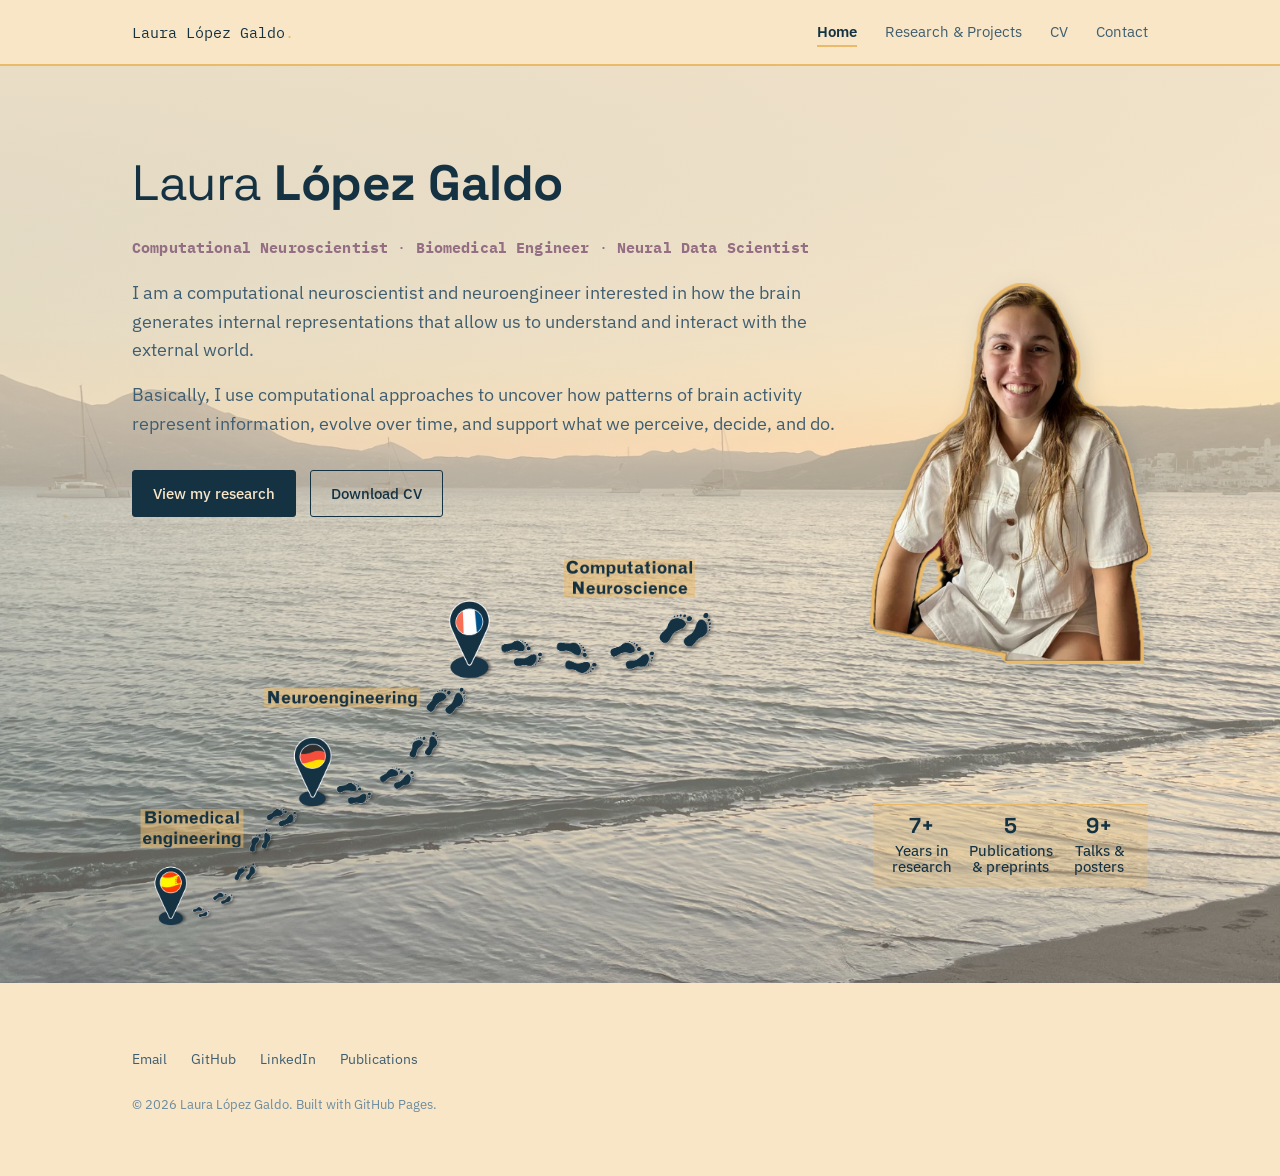
<file: index.html>
<!DOCTYPE html>
<html lang="en">
<head>
<meta charset="UTF-8">
<meta name="viewport" content="width=device-width, initial-scale=1.0">

<title>Laura López Galdo — Computational Neuroscience</title>

<meta
  name="description"
  content="Laura López Galdo, PhD — computational neuroscience, neural dynamics, biomedical signal processing and machine learning."
>

<link rel="preconnect" href="https://fonts.googleapis.com">
<link href="https://fonts.googleapis.com/css2?family=Space+Grotesk:wght@500;600;700&family=IBM+Plex+Sans:wght@400;500;600&family=IBM+Plex+Mono:wght@400;500&display=swap" rel="stylesheet">

<link rel="stylesheet" href="styles.css">
</head>

<body>

<header class="site-nav">
  <div class="wrap nav-inner">

    <a class="brand" href="index.html">
      Laura López Galdo<span>.</span>
    </a>

    <button class="nav-toggle" aria-label="Menu">
      <span></span>
      <span></span>
      <span></span>
    </button>

    <ul class="nav-links">
      <li><a href="index.html">Home</a></li>
      <li><a href="research.html">Research & Projects</a></li>
      <li><a href="cv.html">CV</a></li>
      <li><a href="contact.html">Contact</a></li>
    </ul>

  </div>
</header>


<!-- ============================================================
     Hero
     ============================================================ -->

<section class="hero">

  <div class="wrap">

    <div class="profile-layout">

      <!-- LEFT COLUMN -->

      <div class="profile-text">

        <h1>
          <span style="font-weight:400;">Laura</span>
          <strong style="font-weight:700;">López Galdo</strong>
        </h1>

        <span class="hero-tag mono">
          <strong>Computational Neuroscientist</strong> ·
          <strong>Biomedical Engineer</strong> ·
          <strong>Neural Data Scientist</strong>
        </span>

        <p class="lede">
        I am a computational neuroscientist and neuroengineer interested in how the 
        brain generates internal representations that allow us to understand and interact with the external world.
        </p>

        <p class="lede">
          Basically, I use computational approaches to uncover how
          patterns of brain activity represent information, evolve over
          time, and support what we perceive, decide, and do.
        </p>

        <div class="hero-actions">

          <a class="btn btn-primary" href="research.html">
            View my research
          </a>

          <a class="btn btn-ghost" href="img/CV_LauraLopezGaldo_2026_website.pdf">
            Download CV
          </a>
        </div>

        <img
          src="img/academic-journey.png"
          alt="Academic journey: BSc Biomedical Engineering in Spain, MSc Neuroengineering in Germany, PhD Computational Neuroscience in France"
          class="academic-path"
        >

      </div>


      <!-- RIGHT COLUMN: PHOTO + STATS -->

      <div class="profile-side">

        <img
          src="img/foto-sticker.png"
          alt="Photo of Laura López Galdo"
          class="profile-photo"
        >

        <div class="hero-stats">
          <div class="hero-stat">
            <b>7+</b>
            <span>Years in<br>research</span>
          </div>
            <div class="hero-stat">
            <b>5</b>
            <span>Publications<br>&amp; preprints</span>
          </div>

          <div class="hero-stat">
            <b>9+</b>
            <span>Talks &amp;<br>posters</span>
          </div>

        </div>

      </div>

    </div>

  </div>

</section>



<!-- ============================================================
     Footer
     ============================================================ -->

<footer>

  <div class="wrap">

    <div class="footer-links">

      <a href="mailto:lauralg_burela@hotmail.es">
        Email
      </a>

      <a
        href="https://github.com/lauralopezgaldo"
        target="_blank"
        rel="noopener"
      >
        GitHub
      </a>

      <a
        href="https://linkedin.com/in/laura-lopez-galdo"
        target="_blank"
        rel="noopener"
      >
        LinkedIn
      </a>

      <a href="research.html#publications">
        Publications
      </a>

    </div>

    <p class="footer-note">
      © <span id="year"></span> Laura López Galdo.
      Built with GitHub Pages.
    </p>

  </div>

</footer>


<script src="script.js"></script>

<script>
  document.getElementById('year').textContent = new Date().getFullYear();
</script>

</body>
</html>
</file>
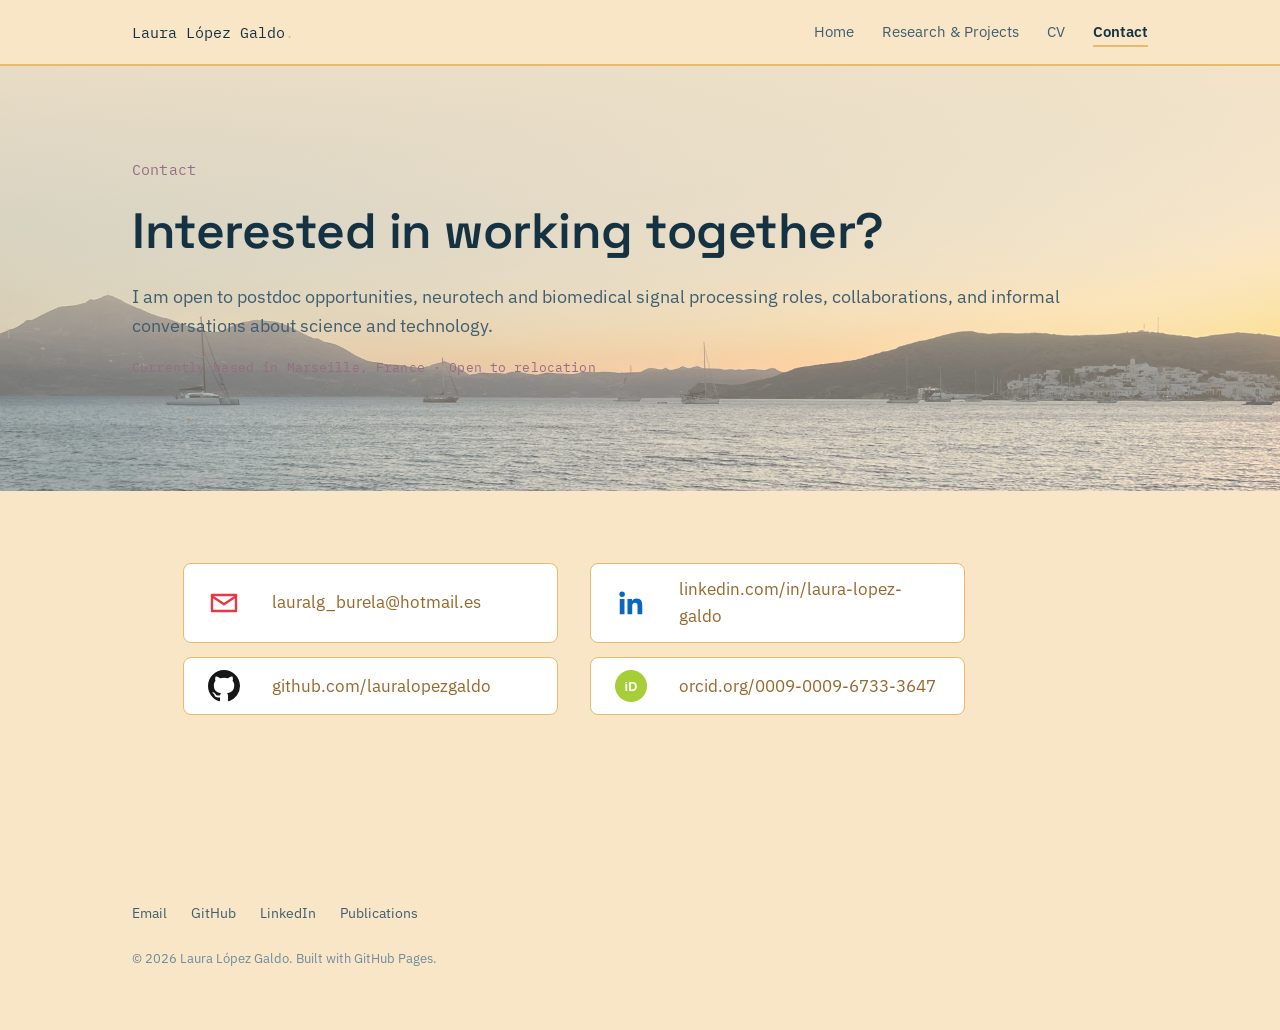
<file: contact.html>
<!DOCTYPE html>
<html lang="en">
<head>
<meta charset="UTF-8">
<meta name="viewport" content="width=device-width, initial-scale=1.0">
<title>Contact — Laura López Galdo</title>

<link href="https://fonts.googleapis.com/css2?family=Space+Grotesk:wght@500;600;700&family=IBM+Plex+Sans:wght@400;500;600&family=IBM+Plex+Mono:wght@400;500&display=swap" rel="stylesheet">

<link rel="stylesheet" href="styles.css">
</head>

<body>

<header class="site-nav">
  <div class="wrap nav-inner">

    <a class="brand" href="index.html">
      Laura López Galdo<span>.</span>
    </a>

    <button class="nav-toggle" aria-label="Menu">
      <span></span>
      <span></span>
      <span></span>
    </button>

    <ul class="nav-links">
      <li><a href="index.html">Home</a></li>
      <li><a href="research.html">Research & Projects</a></li>
      <li><a href="cv.html">CV</a></li>
      <li><a href="contact.html">Contact</a></li>
    </ul>

  </div>
</header>


<section class="hero" style="padding-bottom: 40px;">
  <div class="wrap">

    <span class="hero-tag mono">Contact</span>

    <h1>Interested in working together?</h1>

    <p class="lede">
      I am open to postdoc opportunities, neurotech and biomedical signal
      processing roles, collaborations, and informal conversations about
      science and technology.
    </p>

    <p class="contact-location mono">
     Currently based in Marseille, France · Open to relocation
  </p>
  </div>
</section>


<section>
  <div class="wrap">

    <div class="contact-cards">

      <!-- Email -->
      <div class="contact-card">

        <div class="when mono" title="Email">
          <svg
            class="icon"
            viewBox="0 0 24 24"
            fill="none"
            stroke="currentColor"
            stroke-width="1.8"
            stroke-linecap="round"
            stroke-linejoin="round"
            style="color:#E63946;"
          >
            <path d="M3 6h18v12H3z"/>
            <path d="M3 7l9 6 9-6"/>
          </svg>
        </div>

        <div>
          <a href="mailto:lauralg_burela@hotmail.es">
            lauralg_burela@hotmail.es
          </a>
        </div>

      </div>


      <!-- LinkedIn -->
      <div class="contact-card">

        <div class="when mono" title="LinkedIn">
          <svg
            class="icon"
            viewBox="0 0 24 24"
            fill="currentColor"
            style="color:#0A66C2;"
          >
            <path d="M20.447 20.452h-3.554v-5.569c0-1.328-.027-3.037-1.852-3.037-1.853 0-2.136 1.445-2.136 2.939v5.667H9.351V9h3.414v1.561h.046c.477-.9 1.637-1.85 3.37-1.85 3.601 0 4.267 2.37 4.267 5.455v6.286zM5.337 7.433a2.062 2.062 0 1 1 0-4.124 2.062 2.062 0 0 1 0 4.124zM7.119 20.452H3.554V9h3.565v11.452z"/>
          </svg>
        </div>

        <div>
          <a
            href="https://linkedin.com/in/laura-lopez-galdo"
            target="_blank"
            rel="noopener"
          >
            linkedin.com/in/laura-lopez-galdo
          </a>
        </div>

      </div>


      <!-- GitHub -->
      <div class="contact-card">

        <div class="when mono" title="GitHub">
          <svg
            class="icon"
            viewBox="0 0 16 16"
            fill="currentColor"
            style="color:#181717;"
          >
            <path d="M8 0C3.58 0 0 3.58 0 8c0 3.54 2.29 6.53 5.47 7.59.4.07.55-.17.55-.38 0-.19-.01-.82-.01-1.49-2.01.37-2.53-.49-2.69-.94-.09-.23-.48-.94-.82-1.13-.28-.15-.68-.52-.01-.53.63-.01 1.08.58 1.23.82.72 1.21 1.87.87 2.33.66.07-.52.28-.87.51-1.07-1.78-.2-3.64-.89-3.64-3.95 0-.87.31-1.59.82-2.15-.08-.2-.36-1.02.08-2.12 0 0 .67-.21 2.2.82.64-.18 1.32-.27 2-.27.68 0 1.36.09 2 .27 1.53-1.04 2.2-.82 2.2-.82.44 1.1.16 1.92.08 2.12.51.56.82 1.27.82 2.15 0 3.07-1.87 3.75-3.65 3.95.29.25.54.73.54 1.48 0 1.07-.01 1.93-.01 2.2 0 .21.15.46.55.38A8.013 8.013 0 0 0 16 8c0-4.42-3.58-8-8-8z"/>
          </svg>
        </div>

        <div>
          <a
            href="https://github.com/lauralopezgaldo"
            target="_blank"
            rel="noopener"
          >
            github.com/lauralopezgaldo
          </a>
        </div>

      </div>


      <!-- ORCID -->
      <div class="contact-card">

        <div class="when mono" title="ORCID">
          <svg
            class="icon"
            viewBox="0 0 24 24"
          >
            <circle cx="12" cy="12" r="12" fill="#A6CE39"/>
            <text
              x="12"
              y="15.5"
              text-anchor="middle"
              font-size="9.5"
              font-weight="700"
              fill="#FFFFFF"
              font-family="Arial, Helvetica, sans-serif"
            >
              iD
            </text>
          </svg>
        </div>

        <div>
          <a
            href="https://orcid.org/0009-0009-6733-3647"
            target="_blank"
            rel="noopener"
          >
            orcid.org/0009-0009-6733-3647
          </a>
        </div>

      </div>

    </div>

  </div>
</section>


<footer>
  <div class="wrap">

    <div class="footer-links">
      <a href="mailto:lauralg_burela@hotmail.es">Email</a>

      <a
        href="https://github.com/lauralopezgaldo"
        target="_blank"
        rel="noopener"
      >
        GitHub
      </a>

      <a
        href="https://linkedin.com/in/laura-lopez-galdo"
        target="_blank"
        rel="noopener"
      >
        LinkedIn
      </a>

      <a href="research.html#publications">
        Publications
      </a>
    </div>

    <p class="footer-note">
      © <span id="year"></span> Laura López Galdo. Built with GitHub Pages.
    </p>

  </div>
</footer>


<script src="script.js"></script>

<script>
  document.getElementById('year').textContent = new Date().getFullYear();
</script>

</body>
</html>
</file>
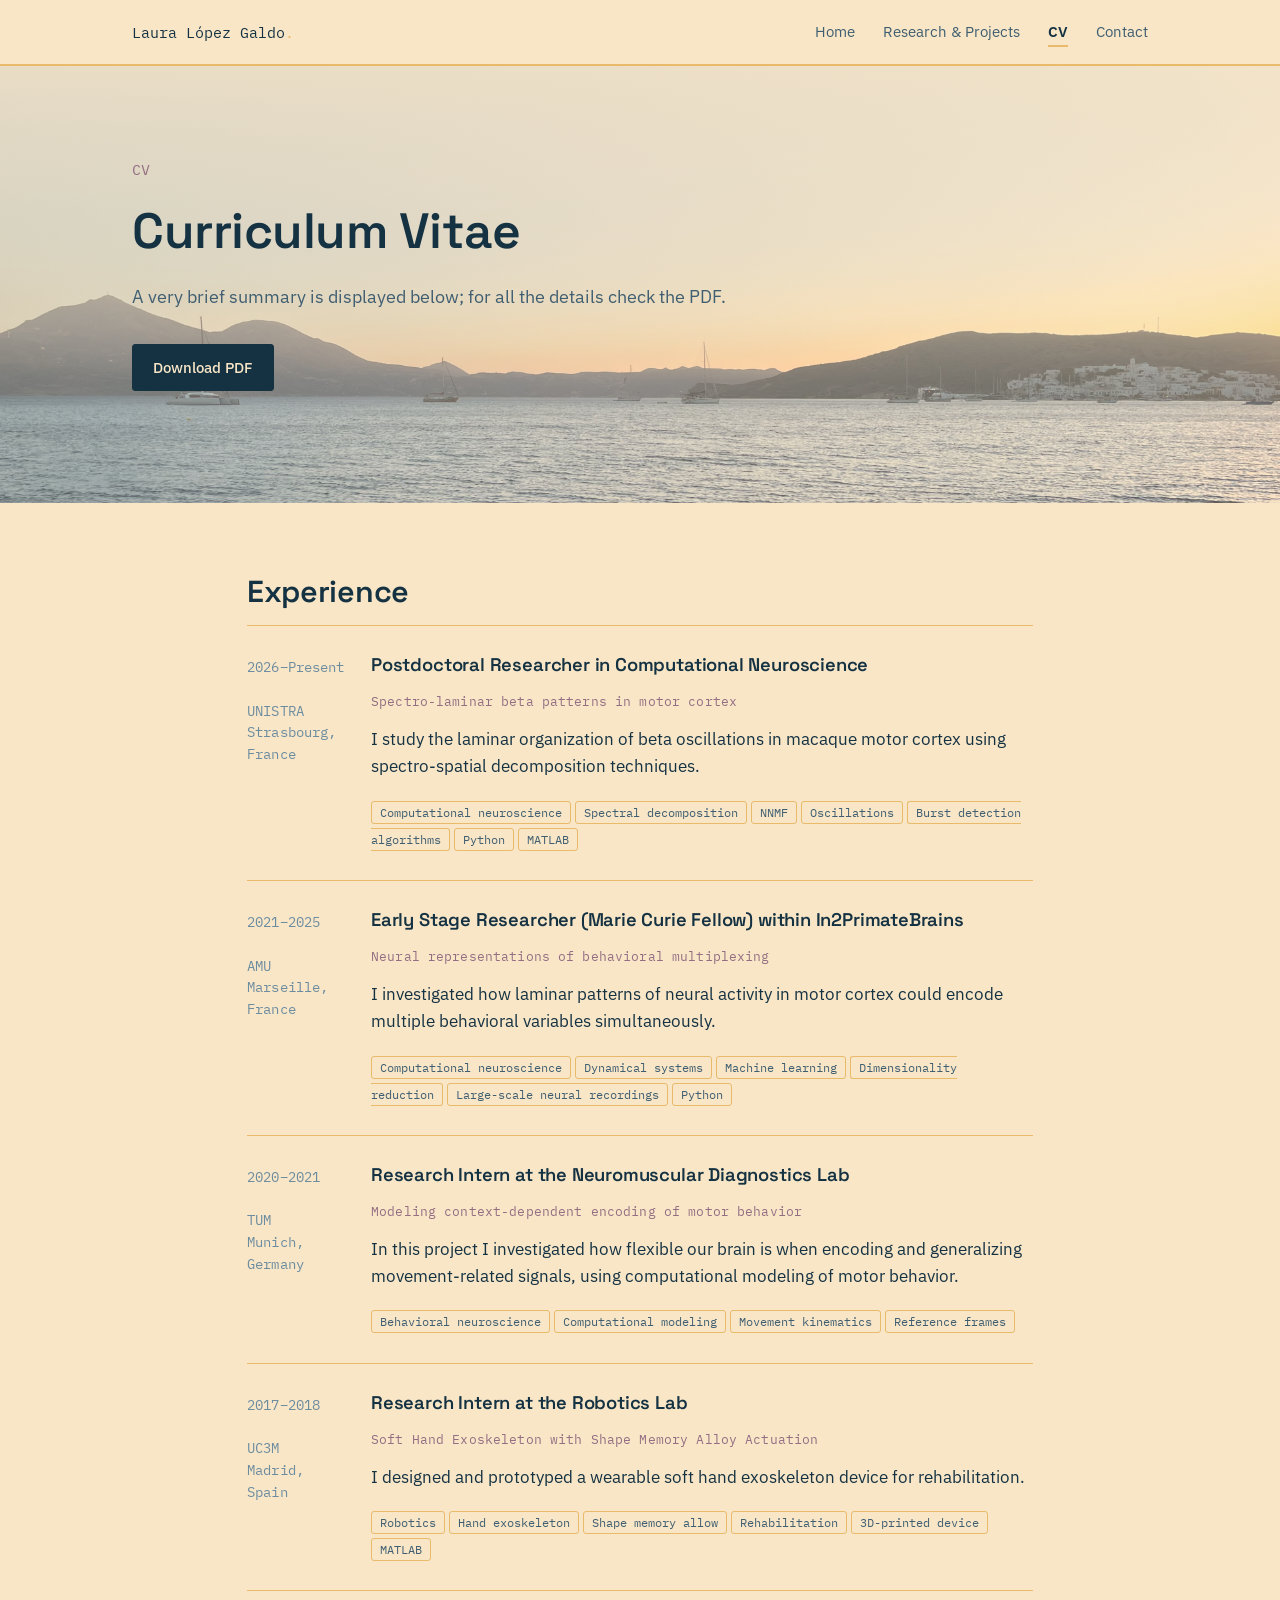
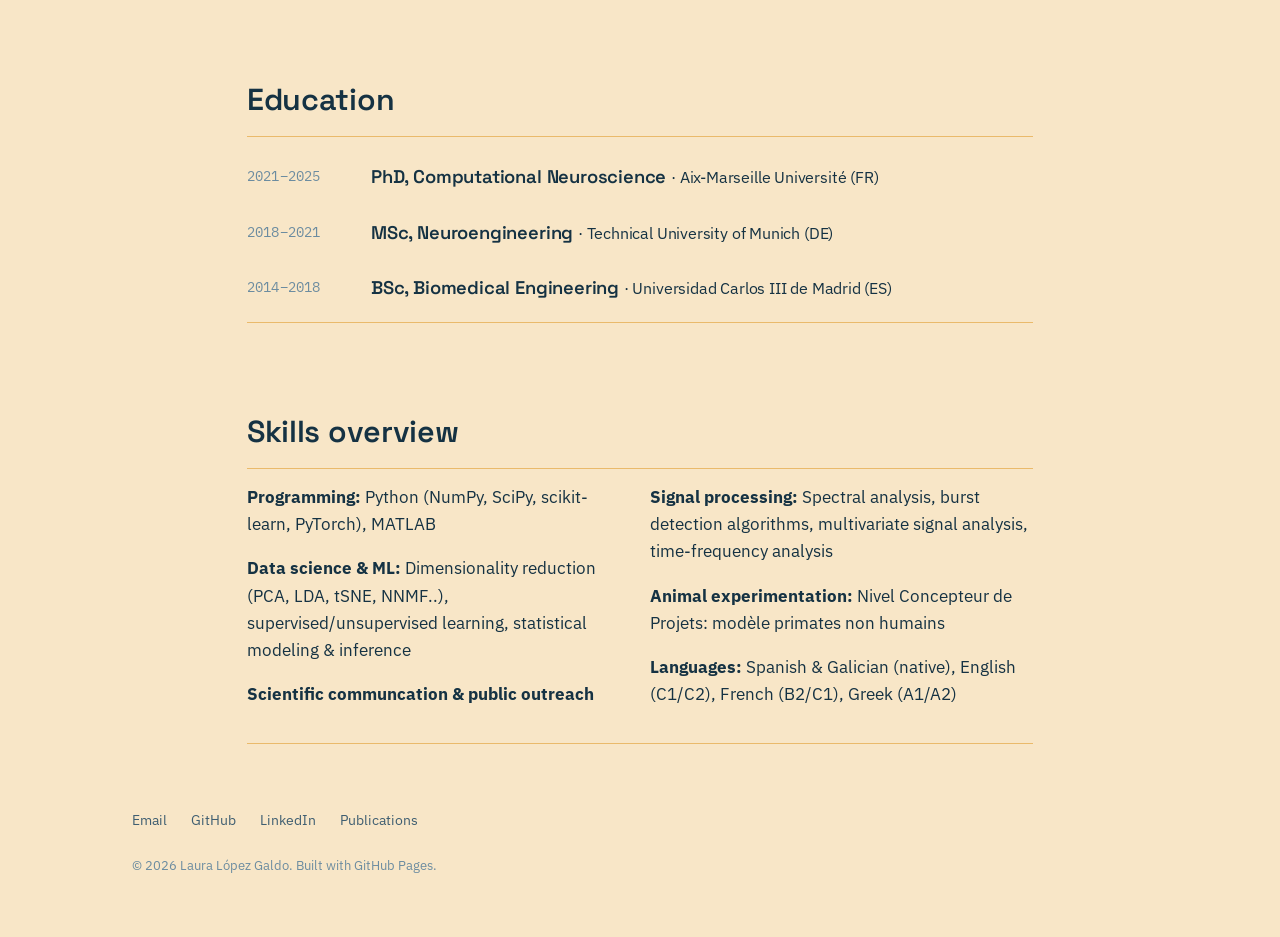
<file: cv.html>
<!DOCTYPE html>
<html lang="en">
<head>
<meta charset="UTF-8">
<meta name="viewport" content="width=device-width, initial-scale=1.0">
<title>CV — Laura López Galdo</title>
<link href="https://fonts.googleapis.com/css2?family=Space+Grotesk:wght@500;600;700&family=IBM+Plex+Sans:wght@400;500;600&family=IBM+Plex+Mono:wght@400;500&display=swap" rel="stylesheet">
<link rel="stylesheet" href="styles.css">
</head>
<body>

<header class="site-nav">
  <div class="wrap nav-inner">
    <a class="brand" href="index.html">Laura López Galdo<span>.</span></a>
    <button class="nav-toggle" aria-label="Menu"><span></span><span></span><span></span></button>
    <ul class="nav-links">
      <li><a href="index.html">Home</a></li>
      <li><a href="research.html">Research & Projects</a></li>
      <li><a href="cv.html">CV</a></li>
      <li><a href="contact.html">Contact</a></li>
    </ul>
  </div>
</header>

<section class="hero" style="padding-bottom: 40px;">
  <div class="wrap">
    <span class="hero-tag mono">CV</span>
    <h1>Curriculum Vitae</h1>
    <p class="lede">A very brief summary is displayed below; for all the details check the PDF.</p>
    <div class="hero-actions">
      <a class="btn btn-primary" href="../img/CV_LauraLopezGaldo_2026_website.pdf"> Download PDF</a>
    </div>
  </div>
</section>

<section>
  <div class="wrap col">
    <h2>Experience</h2>
    <div class="entry">
      <div class="when mono">2026–Present <br><br> UNISTRA Strasbourg, France</div>
      <div>
        <h3>Postdoctoral Researcher in Computational Neuroscience</h3>
        <p class="contact-location mono">Spectro-laminar beta patterns in motor cortex </p>
        <p>I study the laminar organization of beta oscillations in macaque motor cortex using spectro-spatial decomposition techniques.</p>
        <span class="tag">Computational neuroscience</span>
        <span class="tag">Spectral decomposition</span>
        <span class="tag">NNMF</span>
        <span class="tag">Oscillations</span>
        <span class="tag">Burst detection algorithms</span>
        <span class="tag">Python</span>
        <span class="tag">MATLAB</span>
      </div>
    </div>
    <div class="entry">
      <div class="when mono">2021–2025 <br><br> AMU Marseille, France</div>
      <div>
        <h3>Early Stage Researcher (Marie Curie Fellow) within  
          <a href="https://research.ncl.ac.uk/in2pb/" target="_blank" 
          rel="noopener" style="text-decoration: none;">In2PrimateBrains</a></h3>
        </h3>
        <p class="contact-location mono">Neural representations of behavioral multiplexing</p>
        <p>I investigated how laminar patterns of neural activity in motor cortex could encode multiple behavioral variables simultaneously.</p>
        <span class="tag">Computational neuroscience</span>
        <span class="tag">Dynamical systems</span>
        <span class="tag">Machine learning</span>
        <span class="tag">Dimensionality reduction</span>
        <span class="tag">Large-scale neural recordings</span>
        <span class="tag">Python</span>
      </div>
    </div>
    <div class="entry">
      <div class="when mono">2020–2021 <br><br> TUM <br> Munich, Germany</div>
      <div>
        <h3> Research Intern at the 
          <a href="https://www.hs.mh.tum.de/nd/team-members/" target="_blank" 
          rel="noopener" style="text-decoration: none;">Neuromuscular Diagnostics Lab</a></h3>
        <p class="contact-location mono">Modeling context-dependent encoding of motor behavior</p>
        <p>In this project I investigated how flexible our brain is when encoding and generalizing movement-related signals, 
          using computational modeling of motor behavior.</p>
        <span class="tag">Behavioral neuroscience</span>
        <span class="tag">Computational modeling</span>
        <span class="tag">Movement kinematics</span>
        <span class="tag">Reference frames</span>
      </div>
    </div>
    <div class="entry">
      <div class="when mono">2017–2018 <br><br> UC3M <br> Madrid, Spain</div>
      <div>
        <h3>Research Intern at the 
          <a href="https://www.uc3m.es/ss/Satellite/GruposInvestigacion/en/Detalle/Organismo_C/1422547840971/1371325143833/Robotics_Lab" 
          target="_blank" rel="noopener" style="text-decoration: none;">Robotics Lab</a></h3>
          
        </h3>
        <p class="contact-location mono">Soft Hand Exoskeleton with Shape Memory Alloy Actuation</p>
        <p>I designed and prototyped a wearable soft hand exoskeleton device for rehabilitation. </p>
      <span class="tag">Robotics</span>
      <span class="tag">Hand exoskeleton</span>
      <span class="tag">Shape memory allow</span>
      <span class="tag">Rehabilitation</span>
      <span class="tag">3D-printed device</span>
      <span class="tag">MATLAB</span>
      </div>
    </div>
  </div>
</section>

<section>
  <div class="wrap col">
    <h2 style="border-bottom: 1px solid var(--line); padding-bottom: 18px;" >Education </h2>
    <div class="entry no-line">
      <div class="when mono" style="font-size:0.85rem;">2021–2025</div>
      <div>
        <h3>PhD, Computational Neuroscience <span style="font-weight:400;font-family: var(--font-body); font-size:1rem; ">· Aix-Marseille Université (FR)</span></h3>
      </div>
    </div>
    <div class="entry no-line">
      <div class="when mono" style="font-size:0.85rem;">2018–2021</div>
      <div>
        <h3>MSc, Neuroengineering <span style="font-weight:400;font-family: var(--font-body); font-size:1rem;">· Technical University of Munich (DE)</span></h3>
      </div>
    </div>
    <div class="entry no-line" style="border-bottom: 1px solid var(--line); padding-bottom: 18px;">
      <div class="when mono" style="font-size:0.85rem;">2014–2018</div>
      <div>
        <h3>BSc, Biomedical Engineering <span style="font-weight:400;font-family: var(--font-body); font-size:1rem;">· Universidad Carlos III de Madrid (ES)</span></h3>
      </div>
    </div>
  </div>
</section>

<section>
  <div class="wrap col">
    <h2 style="border-bottom: 1px solid var(--line); padding-bottom: 18px;">
      Skills overview
    </h2>
    <div class="grid-2" style="border-bottom: 1px solid var(--line); padding-bottom: 18px; gap: 19px;">
      <div>
        <p><strong>Programming:</strong> Python (NumPy, SciPy, scikit-learn, PyTorch), MATLAB</p>
        <p><strong>Data science & ML:</strong> Dimensionality reduction (PCA, LDA, tSNE, NNMF..), 
          supervised/unsupervised learning, statistical modeling & inference</p>
        <p><strong>Scientific communcation &amp; public outreach</strong></pp>
      </div>
      <div>
        <p><strong>Signal processing:</strong> Spectral analysis, burst detection algorithms, multivariate signal analysis, time-frequency analysis</p>
        <p><strong>Animal experimentation:</strong> Nivel Concepteur de Projets: modèle primates non humains</p>
        <p><strong>Languages:</strong> Spanish &amp; Galician (native), English (C1/C2), French (B2/C1), Greek (A1/A2)</p>
      </div>
    </div>
  </div>
</section>

<footer>
  <div class="wrap">
    <div class="footer-links">
      <a href="mailto:lauralg_burela@hotmail.es">Email</a>
      <a href="https://github.com/lauralopezgaldo" target="_blank" rel="noopener">GitHub</a>
      <a href="https://linkedin.com/in/laura-lopez-galdo" target="_blank" rel="noopener">LinkedIn</a>
      <a href="research.html#publications">Publications</a>
    </div>
    <p class="footer-note">© <span id="year"></span> Laura López Galdo. Built with GitHub Pages.</p>
  </div>
</footer>

<script src="script.js"></script>
<script>document.getElementById('year').textContent = new Date().getFullYear();</script>
</body>
</html>
</file>
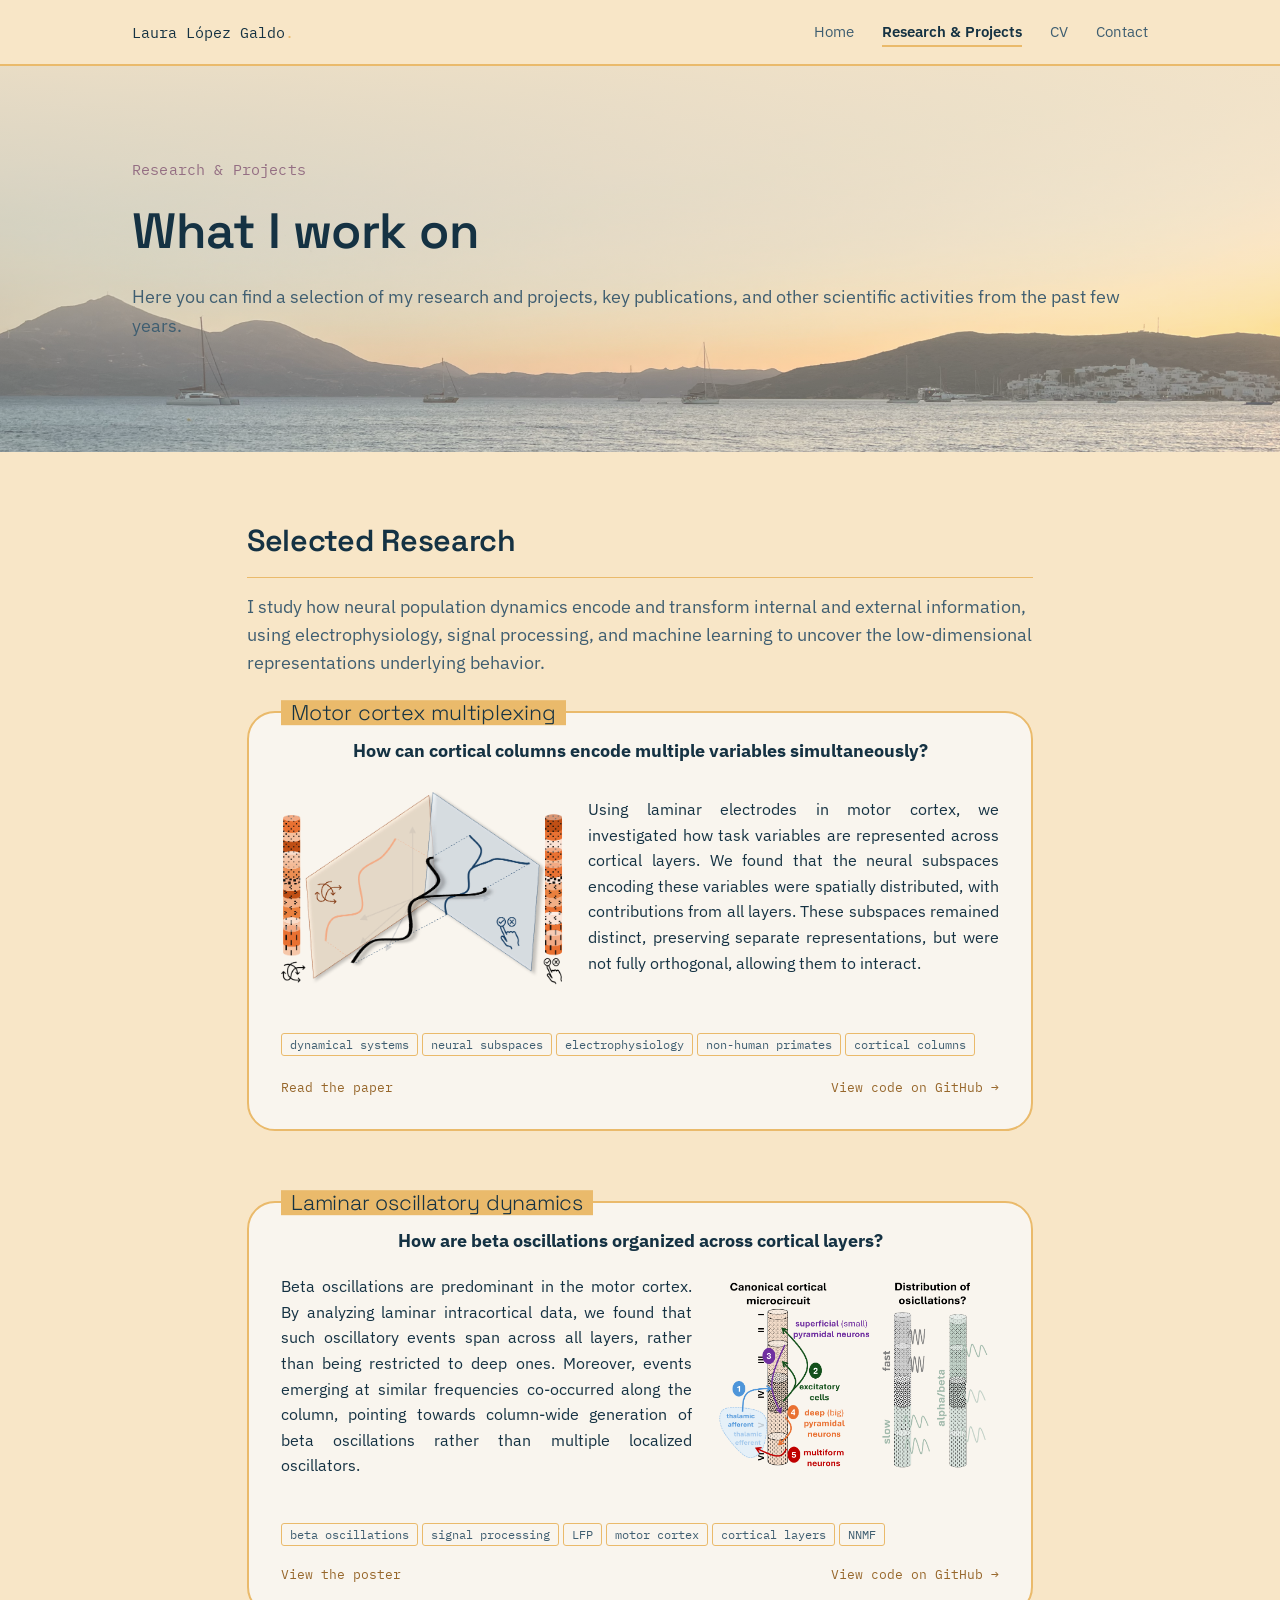
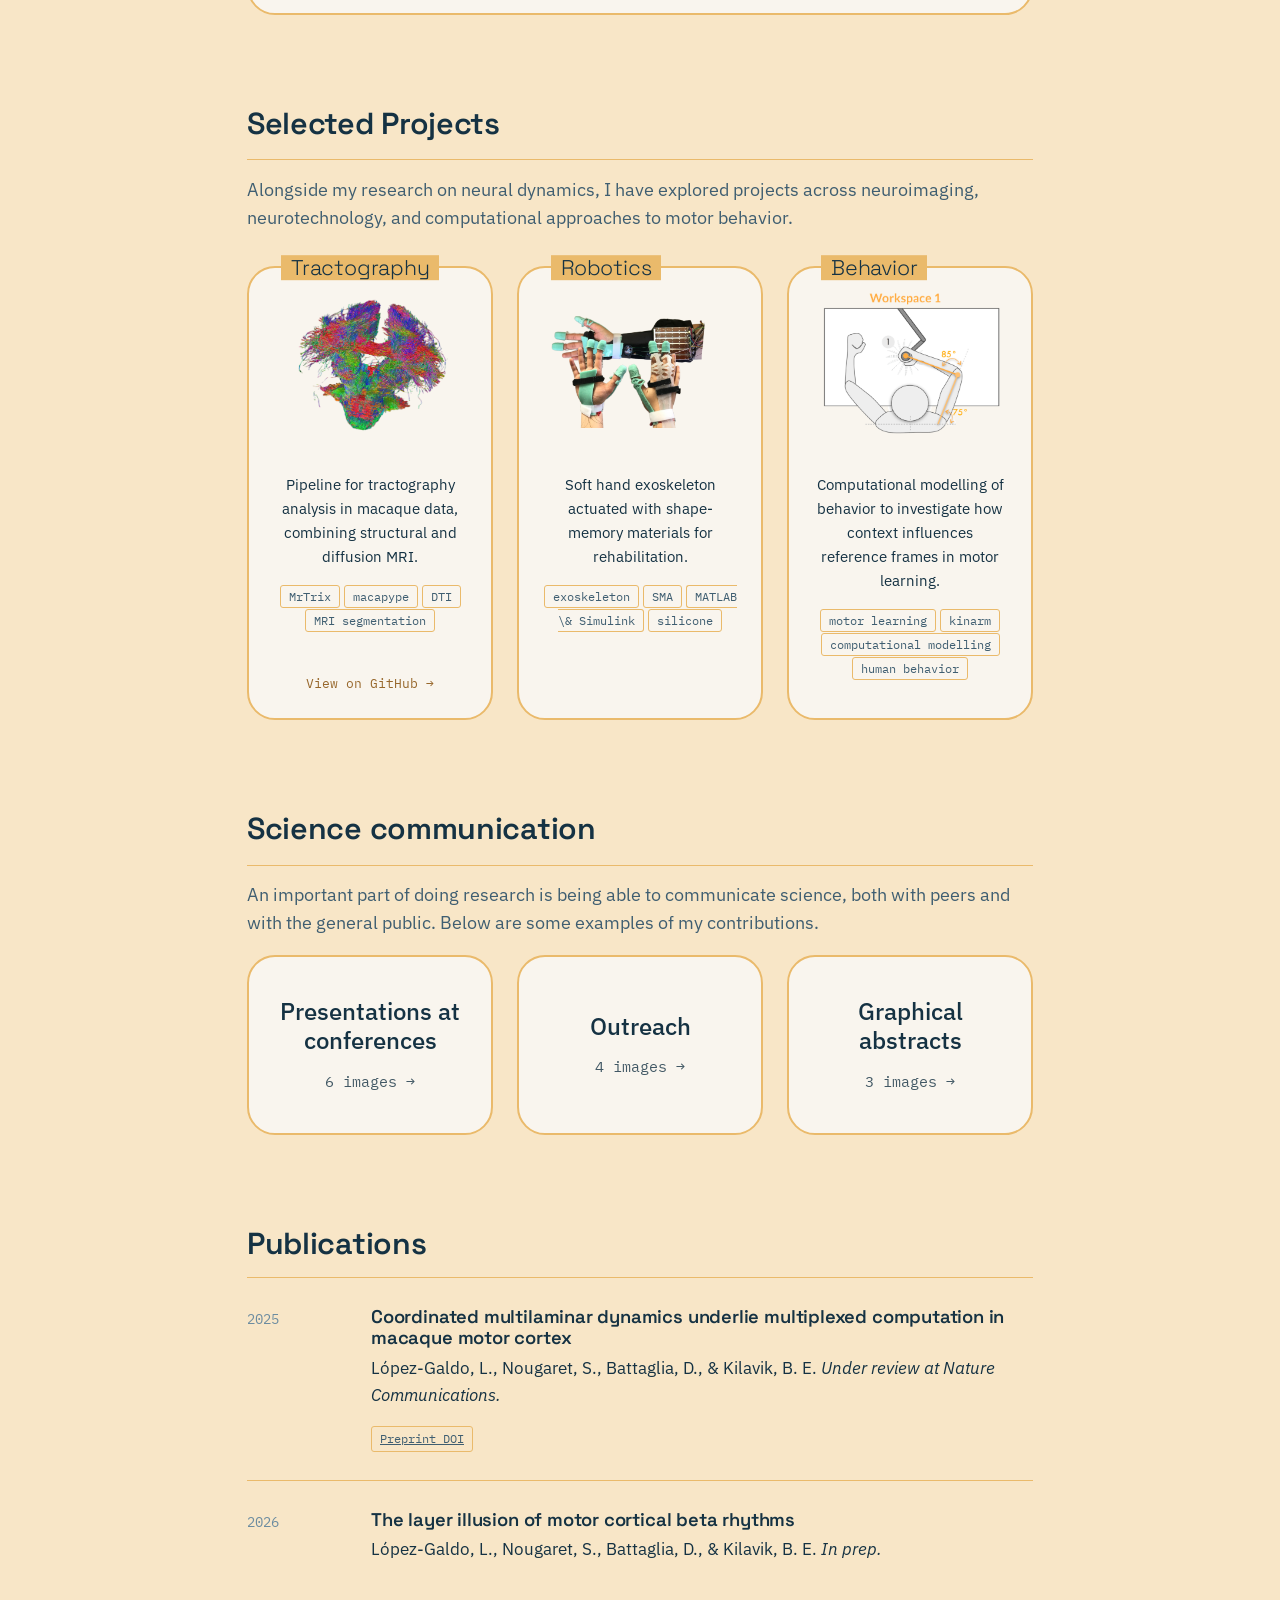
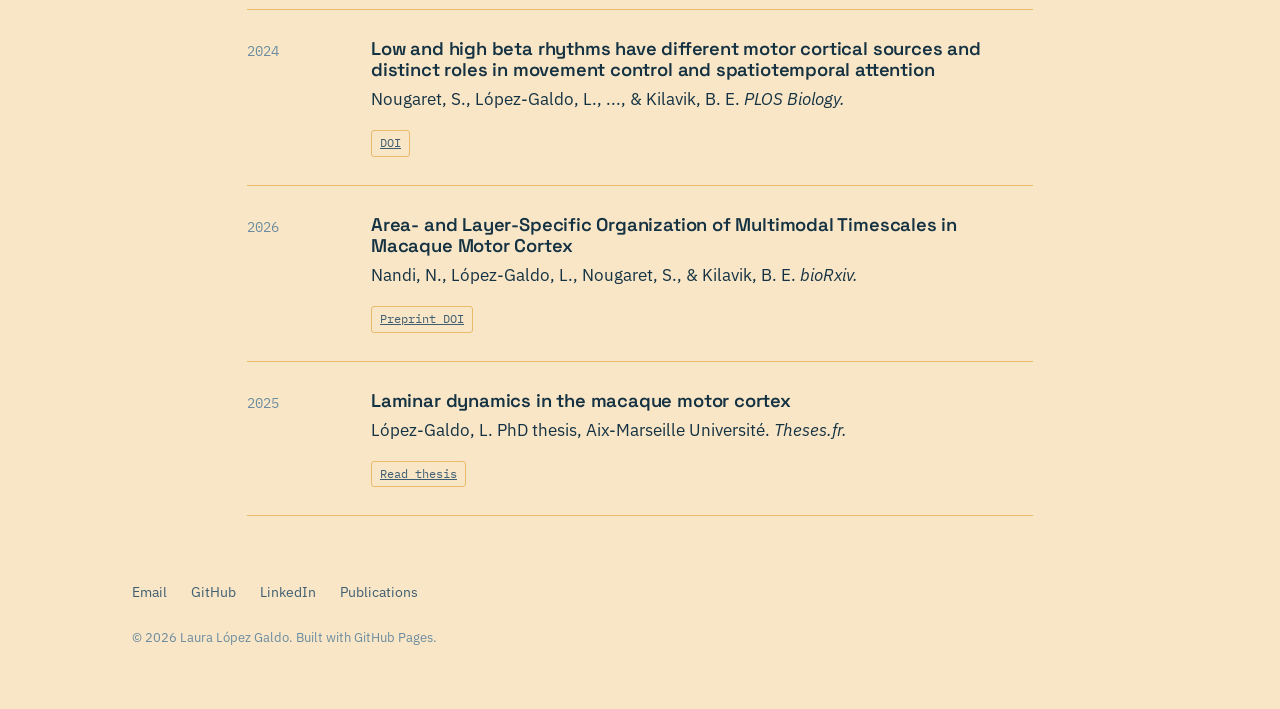
<file: research.html>
<!DOCTYPE html>
<html lang="en">
<head>
<meta charset="UTF-8">
<meta name="viewport" content="width=device-width, initial-scale=1.0">
<title>Research — Laura López Galdo</title>
<link href="https://fonts.googleapis.com/css2?family=Space+Grotesk:wght@500;600;700&family=IBM+Plex+Sans:wght@400;500;600&family=IBM+Plex+Mono:wght@400;500&display=swap" rel="stylesheet">
<link rel="stylesheet" href="styles.css">
</head>
<body>

<header class="site-nav">
  <div class="wrap nav-inner">
    <a class="brand" href="index.html">Laura López Galdo<span>.</span></a>
    <button class="nav-toggle" aria-label="Menu"><span></span><span></span><span></span></button>
    <ul class="nav-links">
      <li><a href="index.html">Home</a></li>
      <li><a href="research.html">Research & Projects</a></li>
      <li><a href="cv.html">CV</a></li>
      <li><a href="contact.html">Contact</a></li>
    </ul>
  </div>
</header>

<section class="hero" style="padding-bottom: 40px;">
  <div class="wrap">
    <span class="hero-tag mono">Research &amp; Projects</span>

    <h1>What I work on</h1>
    <p class="lede">Here you can find a selection of my research and projects, key publications, and other scientific activities from the past few years.</p>
    
  </div>
  
</section>

<section>
  <div class="wrap col">
    <h2 style="border-bottom: 1px solid var(--line); padding-bottom: 18px;">Selected Research</h2>
    <p class="lede">
      I study how neural population dynamics encode and transform internal and external information, using electrophysiology, 
      signal processing, and machine learning to uncover the low-dimensional representations underlying behavior.</p>
      
    <div class="grid-1">
    <div class="proj">
    <h3 class="proj-title">Motor cortex multiplexing</h3>
    <p class="proj-question">How can cortical columns encode multiple variables simultaneously?</p>
    <div class="proj-main">
      <div class="proj-img">
        <img src="img/multiplexing.png" alt="Motor cortex multiplexing" loading="lazy">
      </div>
      <div class="proj-text">
        <p>Using laminar electrodes in motor cortex, we investigated how task variables 
          are represented across cortical layers. We found that the neural subspaces encoding these variables were spatially distributed, 
          with contributions from all layers.   
          These subspaces remained distinct, preserving separate representations, but were not fully orthogonal, allowing them to interact.</p> 
      </div>
      </div>
      <div class="proj-footer">
        <div class="tags">
          <span class="tag">dynamical systems</span>
          <span class="tag">neural subspaces</span>
          <span class="tag">electrophysiology</span>
          <span class="tag">non-human primates</span>
          <span class="tag">cortical columns</span>
        </div>
        <a class="repo" href="https://www.biorxiv.org/content/10.1101/2025.11.26.690660v2" target="_blank" rel="noopener">Read the paper</a>
        <br>      
        <a class="repo" href="https://github.com/lauralopezgaldo/laminar-dynamics-multiplexing/tree/main" target="_blank" rel="noopener">View code on GitHub →</a>
      </div>
    </div>


        <div class="proj">
    <h3 class="proj-title">Laminar oscillatory dynamics</h3>
    <p class="proj-question">How are beta oscillations organized across cortical layers?</p>
    <div class="proj-main">
        <div class="proj-img">
          <img src="img/beta_laminar2.png" alt="Oscillatory dynamics in cortical columns" loading="lazy">
        </div>
      <div class="proj-text">
        <p>Beta oscillations are predominant in the motor cortex. By analyzing laminar intracortical data, 
          we found that such oscillatory events span across all layers, rather than being restricted to deep ones.
          Moreover, events emerging at similar frequencies co-occurred along the column, 
          pointing towards column-wide generation of beta oscillations rather than multiple localized oscillators.
        </p> 
      </div>
      </div>
      <div class="proj-footer">
          <div class="tags">
            <span class="tag">beta oscillations</span>
            <span class="tag">signal processing</span>
            <span class="tag">LFP</span>
            <span class="tag">motor cortex</span>
            <span class="tag">cortical layers</span>
            <span class="tag">NNMF</span>
          </div>
        <a class="repo" href="img/Laminar_beta.pdf" target="_blank" rel="noopener"> View the poster</a>
        <a class="repo" href="https://github.com/lauralopezgaldo/laminar-beta-patterns/tree/main" target="_blank" rel="noopener">View code on GitHub →</a>
           
      </div>
    </div>
    </div>
  </div>
</section>

<section>
  <div class="wrap col">
    <h2 style="border-bottom: 1px solid var(--line); padding-bottom: 18px;">Selected Projects</h2>
    <p class="lede">Alongside my research on neural dynamics, I have explored projects across neuroimaging, neurotechnology, 
      and computational approaches to motor behavior.</p>

    <div class="grid-3">

      <div class="proj">
        <h3 class="proj-title">Tractography</h3>

        <div class="proj-img">
          <img src="img/tractography.png" alt="Tractography" loading="lazy">
        </div>

        <div class="proj-body">
          <p>Pipeline for tractography analysis in macaque data, combining structural and diffusion MRI.</p>
          <div class="tags">
            <span class="tag">MrTrix</span>
            <span class="tag">macapype</span>
            <span class="tag">DTI</span>
            <span class="tag">MRI segmentation</span>
          </div>
          <a class="repo" href="https://github.com/lauralopezgaldo/tractography" target="_blank" rel="noopener">View on GitHub →</a>
        </div>
      </div>

      <div class="proj">
        <h3 class="proj-title">Robotics </h3>

        <div class="proj-img">
          <img src="img/exoskeleton.png" alt="Soft hand exoskeleton" loading="lazy">
        </div>

        <div class="proj-body">
          <p>Soft hand exoskeleton actuated with shape-memory materials for rehabilitation.</p>
          <div class="tags">
            <span class="tag">exoskeleton</span>
            <span class="tag">SMA</span>
            <span class="tag">MATLAB \&amp; Simulink</span>
            <span class="tag">silicone</span>
          </div>
        </div>
      </div>

            <div class="proj">
        <h3 class="proj-title">Behavior </h3>
        <div class="proj-img">
          <img src="img/behavior.png" alt="Behavior" loading="lazy">
        </div>
        <div class="proj-body">
          <p>Computational modelling of behavior to investigate how context influences reference frames in motor learning.</p>
          <div class="tags">
            <span class="tag">motor learning</span>
            <span class="tag">kinarm</span>
            <span class="tag">computational modelling</span>
            <span class="tag">human behavior</span>
          </div>
        </div>
      </div>

    </div>
  </div>
</section>

<section>
  <div class="wrap col">
    <h2 style="border-bottom: 1px solid var(--line); padding-bottom: 18px;">Science communication</h2>
    <p class="lede">An important part of doing research is being able to communicate science, 
      both with peers and with the general public. Below are some examples of my contributions.
    </p>

    <div class="grid-3">

    <button class="proj gcard" data-gallery="gal-talks">
      <span class="gcard-name">Presentations at conferences</span>
      <span class="gcard-count">6 images →</span>
    </button>

    <button class="proj gcard" data-gallery="gal-outreach">
      <span class="gcard-name">Outreach</span>
      <span class="gcard-count">4 images →</span>
    </button>

    <button class="proj gcard" data-gallery="gal-abstracts">
      <span class="gcard-name">Graphical abstracts</span>
      <span class="gcard-count">3 images →</span>
    </button>

    </div>
  </div>
</section>

<!-- ======== Put everything below right before </body> ======== -->

<!-- Gallery contents (hidden, only read by the script) -->
<div hidden>
  <div id="gal-talks">
    <figure><img data-src="img/conferences/gdr_first_talk.jpg" alt=""><figcaption>GDR NeuralNet · 2023, Marseille</figcaption></figure>
    <figure><img data-src="img/conferences/sfn.jpg" alt=""><figcaption>SfN · 2023, Washington DC</figcaption></figure>
    <figure><img data-src="img/conferences/fens.jpg" alt=""><figcaption>FENS · 2024, Vienna</figcaption></figure>
    <figure><img data-src="img/conferences/gdr_saclay.jpg" alt=""><figcaption>GDR NeuralNet · 2024, Paris</figcaption></figure>
    <figure><img data-src="img/conferences/thesis_presentation.jpg" alt=""><figcaption>Theis defense · December 2025, Marseille</figcaption></figure>
    <figure><img data-src="img/conferences/thesis_supervisors.jpg" alt=""><figcaption>With my supervisors at the thesis defense!</figcaption></figure>
  </div>
  <div id="gal-outreach">
    <figure><img data-src="img/outreach/aix-first.jpg" alt=""><figcaption>Talk at IBS of Provence - 2023</figcaption></figure>
    <figure><img data-src="img/outreach/presenters.jpg" alt=""><figcaption>Speakers of 'A journey to the science of the brain'</figcaption></figure>
    <figure><img data-src="img/outreach/newcastle.jpeg" alt=""><figcaption>Outreach event organized at Newcastle University with the In2PB Consortium</figcaption></figure>
    <figure><img data-src="img/outreach/aix-second.jpg" alt=""><figcaption>Talk at IBS of Provence - 2024</figcaption></figure>
  </div>
  <div id="gal-abstracts">
    <figure><img data-src="img/graphical_abstracts/GA_MUA.png" alt=""><figcaption>Multiplexed computation in motor cortex</figcaption></figure>
    <figure><img data-src="img/graphical_abstracts/graphical_abstract_beta.png" alt=""><figcaption>Beta bands in motor cortex</figcaption></figure>
    <figure><img data-src="img/graphical_abstracts/GA_timescales.png" alt=""><figcaption>Neuronal timescales</figcaption></figure>
  </div>
</div>

<!-- The lightbox, one for the whole page -->
<dialog id="lightbox">
  <button class="lb-close" aria-label="Close">×</button>
  <div class="lb-stage">
    <button class="lb-nav lb-prev" aria-label="Previous">‹</button>
    <figure>
      <img id="lb-img" alt="">
      <figcaption id="lb-cap"></figcaption>
    </figure>
    <button class="lb-nav lb-next" aria-label="Next">›</button>
  </div>
  <div class="lb-thumbs" id="lb-thumbs"></div>
</dialog>

<script>
  const box    = document.getElementById('lightbox');
  const img    = document.getElementById('lb-img');
  const cap    = document.getElementById('lb-cap');
  const thumbs = document.getElementById('lb-thumbs');
  let items = [], idx = 0;

  function show(i) {
    idx = (i + items.length) % items.length;
    img.src = items[idx].src;
    img.alt = items[idx].alt;
    cap.textContent = items[idx].caption;
    [...thumbs.children].forEach((t, n) => t.classList.toggle('active', n === idx));
  }

  function openGallery(id) {
    items = [...document.querySelectorAll('#' + id + ' figure')].map(f => ({
      src: f.querySelector('img').dataset.src,
      alt: f.querySelector('img').alt,
      caption: f.querySelector('figcaption')?.textContent || ''
    }));
    thumbs.innerHTML = '';
    items.forEach((it, n) => {
      const t = document.createElement('img');
      t.src = it.src;
      t.alt = '';
      t.addEventListener('click', () => show(n));
      thumbs.appendChild(t);
    });
    show(0);
    box.showModal();
  }

  document.querySelectorAll('.gcard').forEach(c =>
    c.addEventListener('click', () => openGallery(c.dataset.gallery)));

  box.querySelector('.lb-prev').addEventListener('click', () => show(idx - 1));
  box.querySelector('.lb-next').addEventListener('click', () => show(idx + 1));
  box.querySelector('.lb-close').addEventListener('click', () => box.close());

  // click on the dark backdrop closes it
  box.addEventListener('click', e => { if (e.target === box) box.close(); });

  // arrow keys (Esc already closes a <dialog>)
  document.addEventListener('keydown', e => {
    if (!box.open) return;
    if (e.key === 'ArrowLeft')  show(idx - 1);
    if (e.key === 'ArrowRight') show(idx + 1);
  });
</script>
</body>
</html>


<!-- ======== Publications ======== -->

<section>
  <div class="wrap col">
    <h2 id="publications">Publications</h2>
    
    <div class="entry">
      <div class="when mono">2025</div>
      <div>
        <h3>Coordinated multilaminar dynamics underlie multiplexed computation in macaque motor cortex</h3>
        <p>López-Galdo, L., Nougaret, S., Battaglia, D., &amp; Kilavik, B. E. <em>Under review at Nature Communications.</em></p>
        <div class="tags">
          <span class="tag"><a href="https://doi.org/10.1101/2025.11.26.690660" target="_blank" rel="noopener">Preprint DOI</a></span>
        </div>
      </div>
    </div>

    <div class="entry">
      <div class="when mono">2026</div>
      <div>
        <h3>The layer illusion of motor cortical beta rhythms</h3>
        <p>López-Galdo, L., Nougaret, S., Battaglia, D., &amp; Kilavik, B. E. <em>In prep.</em></p>
      </div>
    </div>

        <div class="entry">
      <div class="when mono">2024</div>
      <div>
        <h3>Low and high beta rhythms have different motor cortical sources and distinct roles in movement control and spatiotemporal attention</h3>
        <p>Nougaret, S., López-Galdo, L., ..., &amp; Kilavik, B. E. <em>PLOS Biology.</em></p>
        <div class="tags">
          <span class="tag"><a href="https://doi.org/10.1371/journal.pbio.3002670" target="_blank" rel="noopener">DOI</a></span>
        </div>
      </div>
    </div>

        <div class="entry">
      <div class="when mono">2026</div>
      <div>
        <h3>Area- and Layer-Specific Organization of Multimodal Timescales in Macaque Motor Cortex</h3>
        <p>Nandi, N., López-Galdo, L., Nougaret, S., &amp; Kilavik, B. E. <em>bioRxiv.</em></p>
        <div class="tags">
          <span class="tag"><a href="https://doi.org/10.64898/2026.03.21.713374" target="_blank" rel="noopener">Preprint DOI</a></span>
        </div>
      </div>
    </div>

      <div class="entry">
      <div class="when mono">2025</div>
      <div>
        <h3>Laminar dynamics in the macaque motor cortex</h3>
        <p>López-Galdo, L. PhD thesis, Aix-Marseille Université. <em>Theses.fr.</em></p>
        <div class="tags">
          <span class="tag"><a href="https://theses.fr/s381148" target="_blank" rel="noopener">Read thesis</a></span>
        </div>
      </div>
    </div>

  </div>
</section>

<footer>
  <div class="wrap">
    <div class="footer-links">
      <a href="mailto:lauralg_burela@hotmail.es">Email</a>
      <a href="https://github.com/lauralopezgaldo" target="_blank" rel="noopener">GitHub</a>
      <a href="https://linkedin.com/in/laura-lopez-galdo" target="_blank" rel="noopener">LinkedIn</a>
      <a href="research.html#publications">Publications</a>
    </div>
    <p class="footer-note">© <span id="year"></span> Laura López Galdo. Built with GitHub Pages.</p>
  </div>
</footer>

<script src="script.js"></script>
<script>document.getElementById('year').textContent = new Date().getFullYear();</script>
</body>
</html>
</file>
<file: styles.css>
/* ============================================================
   Design tokens
   ============================================================ */

:root {
  --bg: #F8E6C7;
  --surface: #FFFFFF;
  --ink: #153243;
  --ink-soft: #3F5E71;
  --ink-faint: #6C8CA0;
  --line: #EABA6B;
  /*--line: #ACCBE1;*/
  --grid: #E7E2D6;
  --accent: #EABA6B;
  --accent-ink: #97672B;
  --data: #946E83;
  --max: 760px;
  --new_max: 850px;
  --wide: 1080px;
  --font-display: 'Space Grotesk', 'IBM Plex Sans', system-ui, sans-serif;
  --font-body: 'IBM Plex Sans', system-ui, sans-serif;
  --font-mono: 'IBM Plex Mono', 'SF Mono', monospace;
}


/* ============================================================
   Base
   ============================================================ */

* {
  box-sizing: border-box;
}

html {
  scroll-behavior: smooth;
}

@media (prefers-reduced-motion: reduce) {
  html {
    scroll-behavior: auto;
  }

  * {
    animation-duration: 0.01ms !important;
    animation-iteration-count: 1 !important;
    transition-duration: 0.01ms !important;
  }
}

body {
  margin: 0;
  background: var(--bg);
  color: var(--ink);
  font-family: var(--font-body);
  font-size: 17px;
  line-height: 1.6;
  -webkit-font-smoothing: antialiased;
}

a {
  color: inherit;
}

img {
  max-width: 100%;
  display: block;
}


/* ============================================================
   Typography
   ============================================================ */

h1,
h2,
h3 {
  font-family: var(--font-display);
  font-weight: 600;
  line-height: 1.15;
  margin: 0 0 0.5em;
  letter-spacing: -0.01em;
}

h1 {
  font-size: clamp(2.1rem, 4vw, 3.1rem);
}

h2 {
  font-size: clamp(1.4rem, 2.6vw, 1.9rem);
}

h3 {
  font-size: 1.15rem;
}

p {
  margin: 0 0 1em;
  color: var(--ink);
}

.lede {
  color: var(--ink-soft);
  font-size: 1.1rem;
}

.mono {
  font-family: var(--font-mono);
  font-size: 0.85rem;
  letter-spacing: 0.01em;
}


/* ============================================================
   Layout shells
   ============================================================ */

.wrap {
  max-width: var(--wide);
  margin: 0 auto;
  padding: 0 32px;
}

.col {
  max-width: var(--new_max);
}

section {
  padding: 72px 0 0;
}


.hero::after {
  content: "";
  display: block;
  max-width: var(--wide);
  margin: 72px auto 0;
}

section::after{
  content: "";
  display: block;
  max-width: var(--wide);
  margin: 20px auto 0;
}

section:last-of-type::after {
  display: none;
}


/* ============================================================
   Navigation
   ============================================================ */

header.site-nav {
  position: sticky;
  top: 0;
  z-index: 20;
  background: rgba(248, 230, 199, 0.92);
  backdrop-filter: blur(6px);
  border-bottom: 2px solid var(--line);
}

.nav-inner {
  display: flex;
  align-items: center;
  justify-content: space-between;
  height: 64px;
}

.brand {
  font-family: var(--font-mono);
  font-size: 0.95rem;
  text-decoration: none;
  color: var(--ink);
}

.brand span {
  color: var(--accent);
}

.nav-links {
  display: flex;
  gap: 28px;
  list-style: none;
  margin: 0;
  padding: 0;
}

.nav-links a {
  text-decoration: none;
  font-size: 0.92rem;
  color: var(--ink-soft);
  padding: 4px 0;
  border-bottom: 2px solid transparent;
  transition: color 0.15s ease, border-color 0.15s ease;
}

.nav-links a:hover {
  color: var(--ink);
}

.nav-links a.active {
  color: var(--ink);
  border-color: var(--accent);
  font-weight: 600;
}

.nav-toggle {
  display: none;
  background: none;
  border: none;
  cursor: pointer;
  padding: 8px;
}

.nav-toggle span {
  display: block;
  width: 22px;
  height: 2px;
  background: var(--ink);
  margin: 5px 0;
}

@media (max-width: 720px) {

  .nav-links {
    position: fixed;
    top: 64px;
    left: 0;
    right: 0;

    flex-direction: column;
    gap: 0;

    background: var(--surface);
    border-bottom: 1px solid var(--line);

    max-height: 0;
    overflow: hidden;

    transition: max-height 0.25s ease;
  }

  .nav-links.open {
    max-height: 320px;
  }

  .nav-links a {
    padding: 14px 32px;
    border-bottom: 1px solid var(--line);
    width: 100%;
  }

  .nav-toggle {
    display: block;
  }
}


/* ============================================================
   Hero
   ============================================================ */

.hero {
  padding: 88px 0 0;

  background-image:
    linear-gradient(
      to bottom,
      rgba(248, 230, 199, 0.9) 0%,
      rgba(248, 230, 199, 0.8) 25%,
      rgba(248, 230, 199, 0.65) 50%,
      rgba(248, 230, 199, 0.45) 72%,
      rgba(248, 230, 199, 0.35) 100%
    ),
    url('img/portada.png');

  background-size: cover;
  background-position: center 0%;
  background-repeat: no-repeat;
}

.hero-tag {
  font-family: var(--font-mono);
  font-size: 0.92rem;
  color: var(--data);
  margin-top: 4px;
  margin-bottom: 20px;
  display: block;
}

.hero-actions {
  display: flex;
  gap: 14px;
  margin-top: 32px;
  flex-wrap: wrap;
}


/* ============================================================
   Buttons
   ============================================================ */

.btn {
  display: inline-flex;
  align-items: center;
  gap: 8px;

  padding: 11px 20px;

  border-radius: 3px;
  text-decoration: none;

  font-size: 0.92rem;
  font-weight: 500;

  border: 1px solid var(--ink);

  transition: background 0.15s ease, color 0.15s ease;
}

.btn-primary {
  background: var(--ink);
  color: var(--bg);
}

.btn-primary:hover {
  background: var(--accent);
  border-color: var(--accent);
  color: var(--ink);
}

.btn-ghost {
  background: transparent;
  color: var(--ink);
}

.btn-ghost:hover {
  border-color: var(--accent);
  color: var(--accent-ink);
}


/* ============================================================
   Cards / lists
   ============================================================ */

.entry {
  display: grid;
  grid-template-columns: 100px 1fr;
  gap: 24px;
  padding: 28px 0;
  border-top: 1px solid var(--line);
}

.entry:last-child {
  border-bottom: 1px solid var(--line);
}

.entry .when {
  font-family: var(--font-mono);
  color: var(--ink-faint);
  font-size: 0.85rem;
  padding-top: 3px;
}

.entry h3 {
  margin-bottom: 6px;
}

.entry .tags {
  margin-top: 10px;
  display: flex;
  gap: 8px;
  flex-wrap: wrap;
}

.tag {
  font-family: var(--font-mono);
  font-size: 0.72rem;
  color: var(--ink-soft);
  border: 1px solid var(--line);
  padding: 3px 8px;
  border-radius: 3px;
}

@media (max-width: 600px) {
  .entry {
    grid-template-columns: 1fr;
    gap: 6px;
  }
}

.entry.no-line {
  border-top: none;
  padding: 14px 0;
}

.entry.no-line:last-child {
  border-bottom: none;
}

.entry.no-line .when {
  font-size: 1.3rem;
  padding-top: 0;
}


/* ============================================================
   Icons
   ============================================================ */

.icon {
  width: 26px;
  height: 26px;
  color: var(--ink);
  display: block;
}


/* ============================================================
   Contact
   ============================================================ */

.contact-cards {
  display: grid;
  grid-template-columns: 1fr 1fr;
  gap: 14px 32px;
  max-width: 77%;
  margin-left: 5%;
  margin-bottom: 12%;
}

.contact-card {
  display: grid;
  grid-template-columns: 48px 1fr;
  align-items: center;
  gap: 16px;

  border: 1px solid var(--line);
  border-radius: 8px;

  padding: 12px 24px;
  margin-bottom: 0;

  background: var(--surface);

  transition: border-color 0.15s ease;
}

.contact-location {
  margin-top: 16px;
  color: var(--data);
  font-size: 0.84rem;
}

.contact-card:last-child {
  margin-bottom: 0;
}

.contact-card:hover {
  border-color: var(--accent);
}

.contact-card .icon {
  width: 32px;
  height: 32px;
  color: var(--accent);
}

.contact-card a {
  text-decoration: none;
  color: var(--accent-ink);
}

.contact-card a:hover {
  text-decoration: underline;
}

.contact-card > div:last-child {
  color: var(--accent-ink);
}

@media (max-width: 720px) {

  .contact-cards {
    grid-template-columns: 1fr;
  }

  .contact-card {
    grid-template-columns: 48px 1fr;
  }

}


/* card is now a vertical stack of three rows */
.grid-1 {
  display: grid;
  grid-template-columns: 1fr;
  gap: 54px;          /* vertical space between cards */
}

.grid-1 .proj {
  flex-direction: column;
}

/* Row 1: question, full width */
.proj-question {
  margin: 0;
  padding: 25px 25px 0;          /* top padding clears the title on the border */
  font-size: 18px;
  font-weight: 700;
  line-height: 1.4;
  text-align: center;
}

/* Row 2: image + text side by side */
.proj-main {
  display: flex;
  align-items: center;
  gap: 20px;
  padding: 16px 32px;
}

.grid-1 .proj-img {
  flex: 0 0 40%;                 /* image share of the row */
  aspect-ratio: 4/3;
  padding: 0;
  background: transparent;
  border-radius: 0;
}

.proj-text {
  flex: 1;
  text-align: justify;
  font-size: 16px;
}

.proj-text p:first-child { margin-top: 0; }
.proj-text p:last-child  { margin-bottom: 0; }

/* flipped cards: image on the right */
.grid-1 .proj:nth-child(even) .proj-main {
  flex-direction: row-reverse;
}

/* Row 3: tags + link, full width */
.proj-footer {
  display: flex;
  flex-wrap: wrap;
  align-items: center;
  justify-content: space-between;
  gap: 16px;
  margin-top: auto;
  padding: 20px 32px 28px;
  /* border-top: 1px solid var(--line);   /* optional separator, delete if you don't want it */
}

.proj-footer .tags { margin: 0; }
.proj-footer a.repo { margin: 0; white-space: nowrap; }

/* small screens: stack image above text */
@media (max-width: 800px) {
  .proj-main,
  .grid-1 .proj:nth-child(even) .proj-main {
    flex-direction: column;
  }
  .grid-1 .proj-img { flex: none; width: 100%; }
}

/* ============================================================
   Two-column grids
   ============================================================ */

.grid-2 {
  display: grid;
  grid-template-columns: 1fr 1fr;
  gap: 32px;
}

@media (max-width: 720px) {
  .grid-2 {
    grid-template-columns: 1fr;
  }
}


/* ============================================================
   Project cards
   ============================================================ */

.proj {
  border: 1px solid var(--line);
  padding: 28px;
  border-radius: 3px;
  background: var(--surface);
}

.proj a.repo {
  font-family: var(--font-mono);
  font-size: 0.82rem;
  color: var(--accent-ink);
  text-decoration: none;
}

.proj a.repo:hover {
  text-decoration: underline;
}


/* ============================================================
   Footer
   ============================================================ */

footer {
  padding: 48px 0;
}

.footer-links {
  display: flex;
  gap: 24px;
  flex-wrap: wrap;
  margin-top: 16px;
}

.footer-links a {
  text-decoration: none;
  color: var(--ink-soft);
  font-size: 0.9rem;
}

.footer-links a:hover {
  color: var(--accent-ink);
}

.footer-note {
  color: var(--ink-faint);
  font-size: 0.82rem;
  margin-top: 24px;
}


/* ============================================================
   Selection
   ============================================================ */

::selection {
  background: var(--accent);
  color: var(--ink);
}


/* ============================================================
   Accent badge
   ============================================================ */

code {
  font-family: var(--font-mono);
  background-color: var(--accent);
  color: var(--accent-ink);
  padding: 0.2em 0.4em;
  border-radius: 3px;
  font-size: 0.9em;
}


/* ============================================================
   Homepage profile layout
   ============================================================ */

.profile-layout {
  display: flex;
  align-items: center;
  justify-content: space-between;
  gap: 8px;
  padding-bottom: 40px;
}

.profile-text {
  flex: 1;
}


/* ============================================================
   Photo
   ============================================================ */

.profile-side {
  position: relative;
  width: 275px;
  flex-shrink: 0;
}

.profile-photo {
  width: 275px;
  height: auto;
  transform: translateY(-75px);

  border-radius: 0;
  border: none;

  filter:
    drop-shadow(1px 0 0 #EABA6B)
    drop-shadow(-1px 0 0 #EABA6B)
    drop-shadow(0 1px 0 #EABA6B)
    drop-shadow(0 -1px 0 #EABA6B)
    drop-shadow(2px 2px 0 #EABA6B)
    drop-shadow(-2px -2px 0 #EABA6B)
    drop-shadow(4px 6px 10px rgba(21, 50, 67, 0.15));

  transition: transform 0.2s ease;
}

.profile-photo:hover {
  transform: translateY(-75px) rotate(-3deg) scale(1.15);
}

/* ============================================================
   Statistics below photo
   ============================================================ */

.hero-stats {
  position: absolute;

  top: calc(100% + 68px);
  left: 0;

  width: 100%;

  display: grid;
  grid-template-columns: repeat(3, 1fr);

  gap: 10px;

  padding: 12px 12px;
  background: #eab96b46;
  border-top: 1.5px solid var(--line);
}

.hero-stat {
  text-align: center;
}

.hero-stat b {
  font-family: var(--font-display);
  color: var(--ink);
  font-size: 1.35rem;
  line-height: 0.8;
  display: block;
  margin-bottom: 7px;
}

.hero-stat span {
  color: var(--ink);
  font-family: var(--ink-soft);
  font-size: 0.95rem;
  font-weight: 450;
  line-height: 1.1;
  display: block;
}


/* ============================================================
   Academic journey graphic
   ============================================================ */

.academic-path {
  width: 100%;
  max-width: 600px;
  height: auto;
  margin: 35px 0 12px;
}


/* ============================================================
   Responsive
   ============================================================ */

@media (max-width: 700px) {

  .profile-layout {
    flex-direction: column-reverse;
    text-align: center;
  }

  .profile-side {
    width: 160px;
    margin: 0 auto;
  }

  .profile-photo {
    width: 160px;
    height: 160px;
  }

  .hero-stats {
    width: 275px;
    left: 50%;
    transform: translateX(-50%);

    top: calc(100% + 25px);
  }

  .hero-actions {
    justify-content: center;
  }

  .academic-path {
    margin-left: auto;
    margin-right: auto;
  }
}

/* ============================================================
   Three-column grid
   ============================================================ */

.grid-3 {
  display: grid;
  grid-template-columns: repeat(3, 1fr);
  gap: 24px;
  text-align: center;
}

@media (max-width: 960px) {
  .grid-3 {
    grid-template-columns: 1fr 1fr;
  }
}

@media (max-width: 640px) {
  .grid-3 {
    grid-template-columns: 1fr;
  }
}


/* ============================================================
   Project cards with image (title on the border)
   ============================================================ */

.proj {
  position: relative;
  /*border: 2px solid var(--accent, var(--line));   /* yellow border from your mockup */
  border: 2px solid var(--accent);
  border-radius: 28px;
  background: #f9f5ee;;
  padding: 0;
  display: flex;
  flex-direction: column;
  margin-top: 16px;                            /* room for the title that sticks out */
  /* NOTE: no overflow:hidden here, it would clip the title */
}

/* Title sits centered on the top border, cutting the line */
.proj-title {
  position: absolute;
  top: 0;
  left: 32px;                 /* was: left: 50% */
  transform: translateY(-50%);/* was: translate(-50%, -50%) */
  text-align: left;
  max-width: calc(100% - 64px);  z-index: 3;
  margin: 0;
  padding: 0 10px;
  background: var(--accent);  
  color: var(--ink);
  font-family: var(--font-display);
  font-size: 16pt;
  font-weight: 200;
  line-height: 1.2;
  white-space: nowrap;
  overflow: hidden;
  text-overflow: ellipsis;
}

/* Image fills the top of the card, flush with the border */
.proj-img {
  position: relative;
  aspect-ratio: 4/3;
  width: 100%;
  /*background: #F8E6C7;                         /* the blue placeholder from your mockup */
  overflow: hidden;
  align-content: center;
  border-radius: 25px 25px 0 0;                /* card radius minus border width */
  padding: 24px 28px 12px;    /* top, left/right, bottom */
  box-sizing: border-box;
}

.proj-img img {
  width: 100%;
  height: 100%;
  object-fit: contain;                           /* use "contain" if you don't want cropping */
  transition: transform 0.3s ease;
}

.proj:hover .proj-img img {
  transform: scale(1.04);
}

/* Text area below the image */
.proj-body {
  padding: 24px;
  display: flex;
  flex-direction: column;
  flex: 1;
  font-size: 15px;
}

.proj-body .tags {
  margin-bottom: 14px;
}

.proj-body a.repo {
  margin-top: auto;
  word-break: break-all;
}


/* Clickable category card (builds on .proj and .proj-title) */
/* Clickable category card: text only */
.gcard {
  font: inherit;
  color: inherit;
  appearance: none;
  -webkit-appearance: none;
  cursor: pointer;
   background: #f9f5ee;
  margin-top: 0;                      /* no title sticking out, so no extra top space */
  min-height: 180px;
  padding: 32px 24px;
  align-items: center;
  justify-content: center;
  gap: 14px;
  text-align: center;
  transition: transform 0.2s ease, box-shadow 0.2s ease, background-color 0.2s ease;
}
.gcard:hover,
.gcard:focus-visible {
  transform: translateY(-4px);
  box-shadow: 0 8px 20px rgba(0, 0, 0, 0.12);
  background: var(--bg);              /* subtle tint on hover, delete if you don't want it */
}

.gcard-name {
  font-family: var(--font-body);
  font-size: 18pt;
  font-weight: 500;
  line-height: 1.2;
  /* color: var(--accent, #f5b800); */
  color: var(--ink, #f5b800);
}

.gcard-count {
  font-family: var(--font-mono, monospace);
  font-size: 0.95rem;
  color: inherit;
  opacity: 0.8;
}

/* Lightbox */
#lightbox {
  width: min(1000px, 92vw);
  max-height: 92vh;
  padding: 24px;
  border: 3px solid var(--accent, #f5b800);
  border-radius: 28px;
  background: var(--surface, #fff);
  color: inherit;
}
#lightbox::backdrop { background: rgba(0, 0, 0, 0.6); }

.lb-close {
  position: absolute;
  top: 12px;
  right: 18px;
  font-size: 28px;
  line-height: 1;
  background: none;
  border: 0;
  cursor: pointer;
  color: inherit;
}

.lb-stage {
  display: flex;
  align-items: center;
  gap: 12px;
}
.lb-stage figure { flex: 1; margin: 0; text-align: center; }
.lb-stage img {
  max-width: 100%;
  max-height: 62vh;
  object-fit: contain;
}
.lb-stage figcaption { margin-top: 10px; }

.lb-nav {
  font-size: 40px;
  background: none;
  border: 0;
  cursor: pointer;
  color: var(--accent, #f5b800);
}

.lb-thumbs {
  display: flex;
  gap: 8px;
  justify-content: center;
  flex-wrap: wrap;
  margin-top: 16px;
}
.lb-thumbs img {
  width: 64px;
  height: 48px;
  object-fit: cover;
  border-radius: 6px;
  cursor: pointer;
  opacity: 0.5;
  border: 2px solid transparent;
}
.lb-thumbs img.active {
  opacity: 1;
  border-color: var(--accent, #f5b800);
}
</file>
